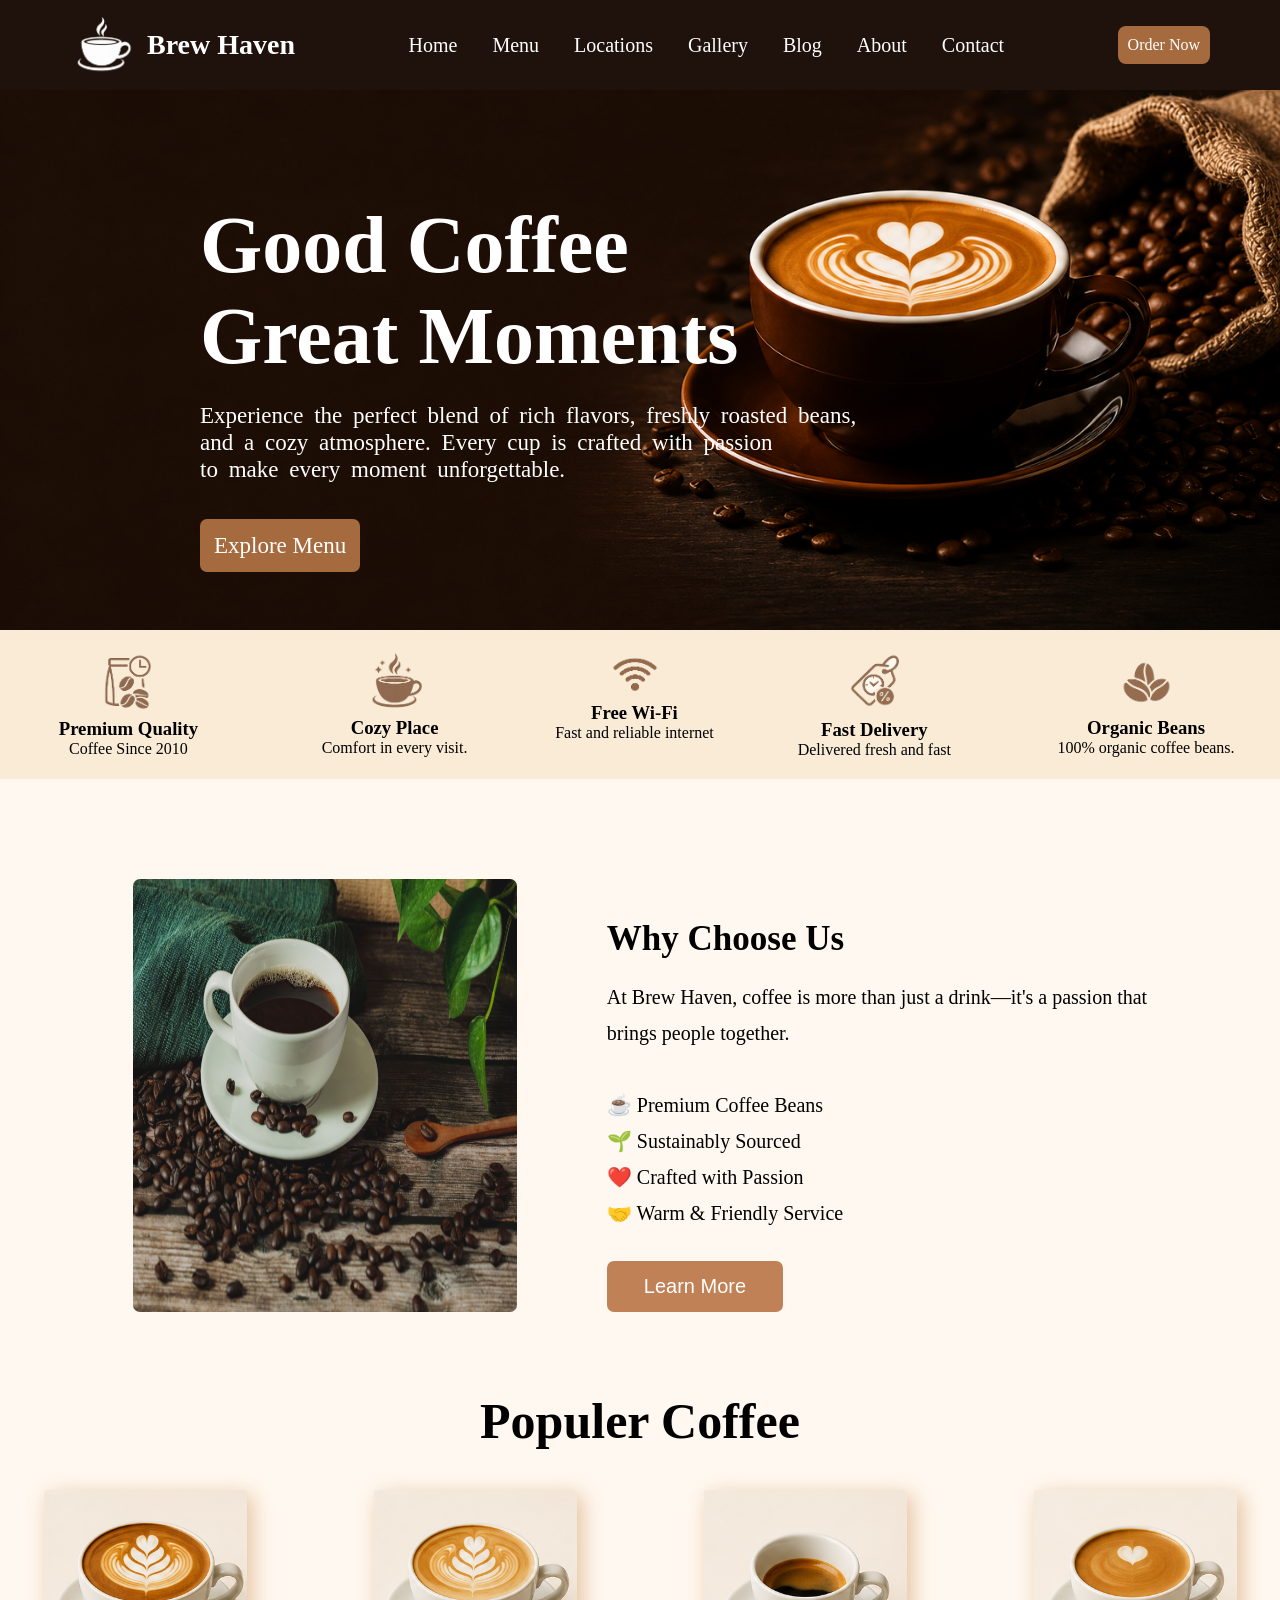
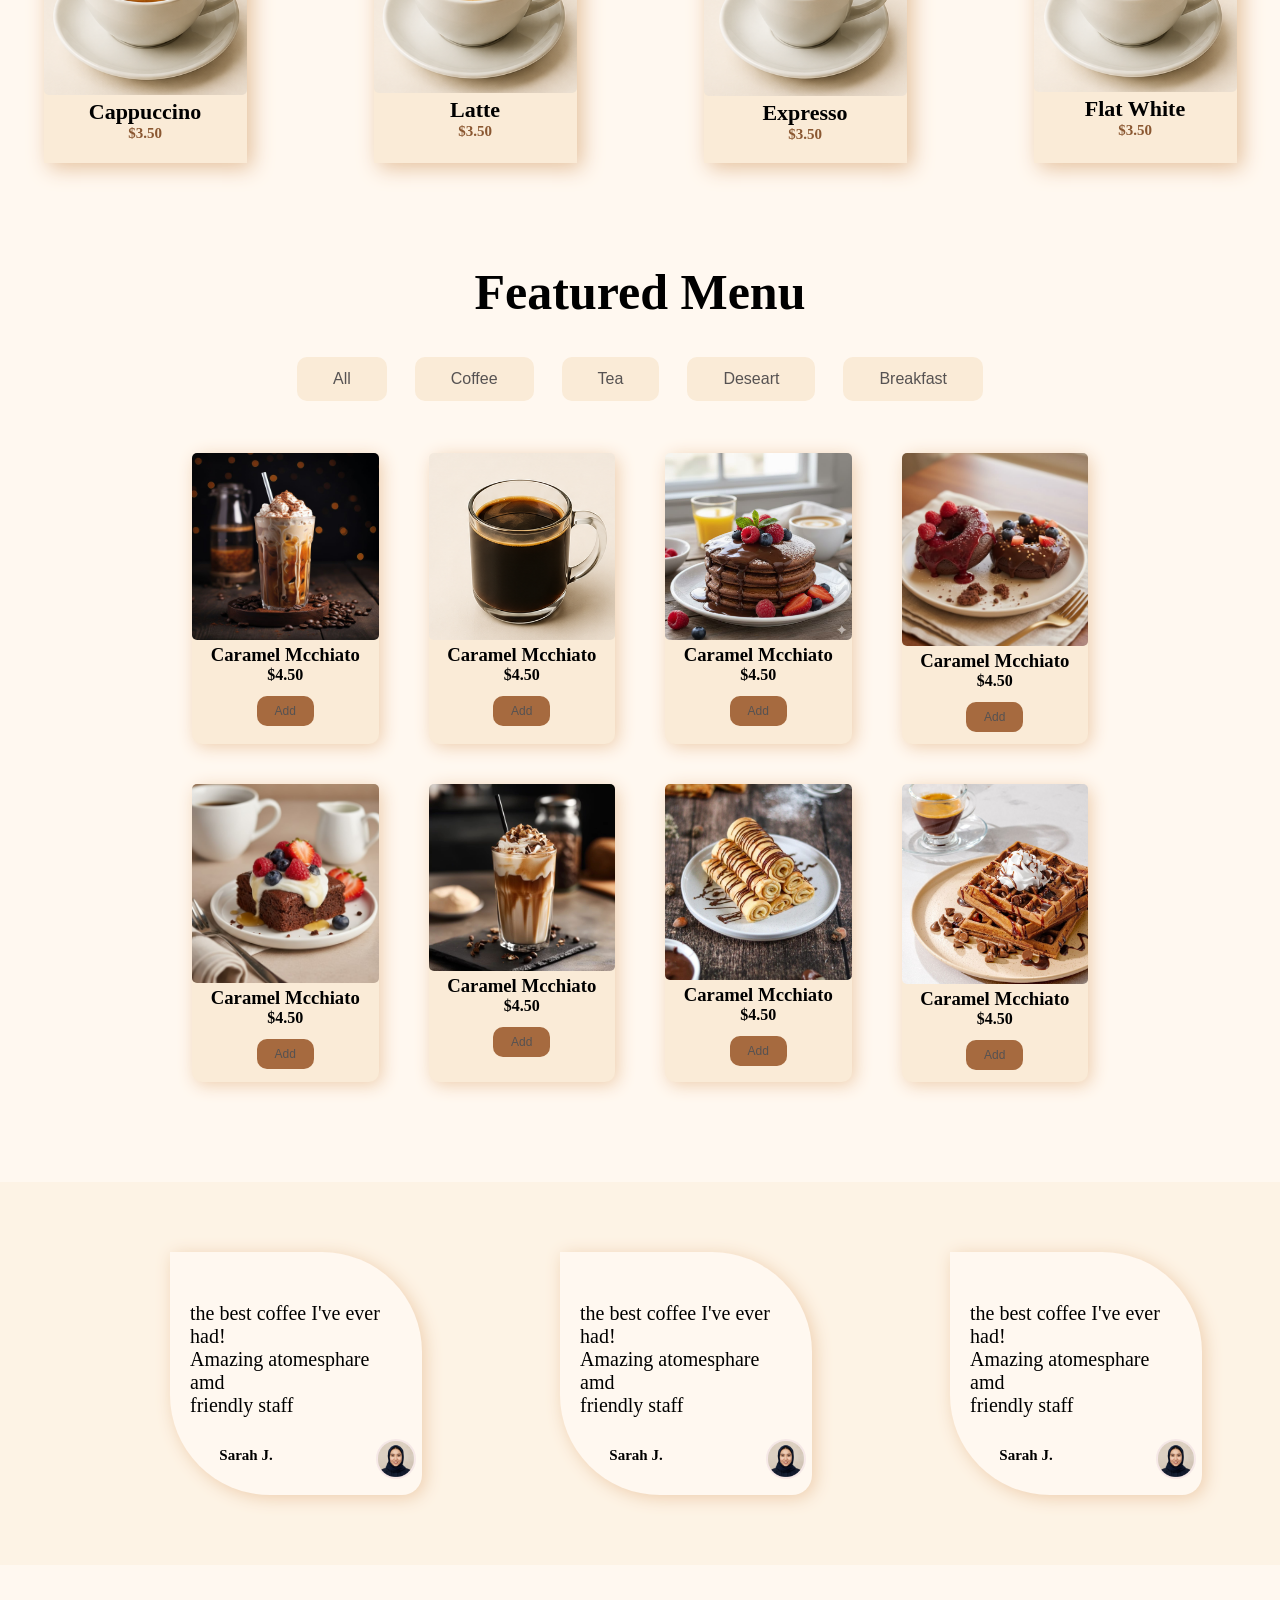
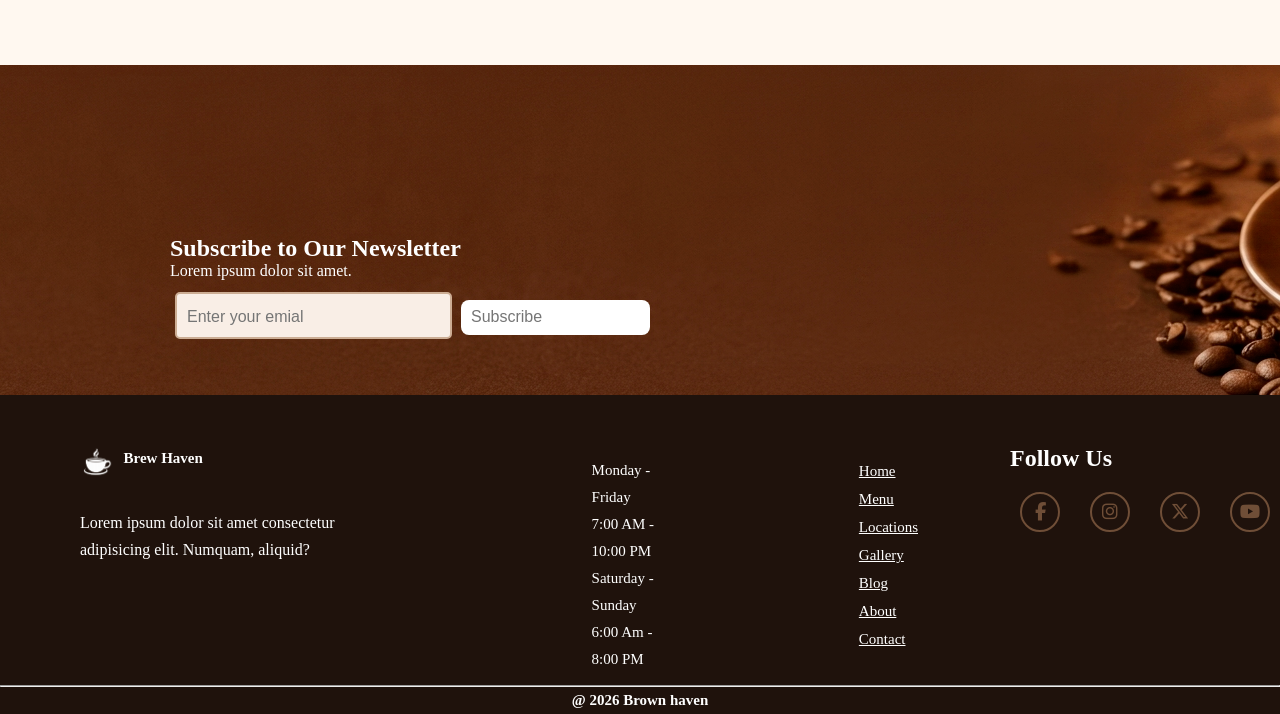
<file: index.html>
<!DOCTYPE html>
<html lang="en">
<head>
    <meta charset="UTF-8">
    <meta name="viewport" content="width=device-width, initial-scale=1.0">
    <title>MyCoffee Shop</title>
    <link rel="stylesheet" href="style.css">
    <link rel="stylesheet" href="https://cdnjs.cloudflare.com/ajax/libs/font-awesome/6.7.2/css/all.min.css">
</head>
<body>
    <header>
        <nav class="navbar">
            <!--Logo and the h1 -->
            <div class="logo">
                <img src="22img/logo.png" alt="logo">
                <h2>Brew Haven</h2>
            </div>

            <!--Navogation bar menus using ul list and also a class nav-links-->
            <ul class="nav-links">
                <li><a href="index.html">Home</a></li>
                <li><a href="menu.html">Menu</a></li>
                <li><a href="location.html">Locations</a></li>
                <li><a href="gallery.html">Gallery</a></li>
                <li><a href="blog.html">Blog</a></li>
                <li><a href="about.html">About</a></li>
                <li><a href="contact.html">Contact</a></li>

            </ul>
            <!--Button using a link and a calss order-btn -->
            <a href="#" class="order-btn"> Order Now</a>
        </nav>
    </header>
   <section class="hero">
    <h1>Good Coffee <br> Great Moments</h1>
    <p>Experience the perfect blend of rich flavors, freshly roasted beans, <br>and a cozy atmosphere. Every cup is crafted with passion <br> to make every moment unforgettable.</p>
     
             <a href="menu.html " class="btnn"> Explore Menu</a> 
      
   </section>
   <div class="icon-box">
    <div class="cards">
        <div class="card">
            <img src="icon/icon8.png" alt="">
            <h3>Premium Quality</h3>
            <p>Coffee Since 2010</p>
        </div>

        <div class="card">
            <img src="icon/icon7.png" alt="">
            <h3>Cozy Place</h3>
            <p>Comfort in every visit.</p>
        </div>

        <div class="card">
            <img src="icon/icon6.png" alt="">
            <h3>Free Wi-Fi</h3>
            <p>Fast and reliable internet</p>
        </div>

        <div class="card">
            <img src="icon/icon3.png" alt="">
            <h3>Fast Delivery</h3>
            <p>Delivered fresh and fast
            </p>
        </div>

        <div class="card">
            <img src="icon/icon1.png" alt="">
            <h3>Organic Beans</h3>
            <p>100% organic coffee beans.</p>
        </div>
    </div>
   </div>


   <main>
   <section class="home-section">
    
        <img src="22img/b.jpg" alt="">
    
    <div class="home-texts">
        <h3>Why Choose Us</h3>
        <p>At Brew Haven, coffee is more than just a drink—it's a passion that <br> brings people together.</p>
        <p>
            <br>
            ☕ Premium Coffee Beans <br>
           🌱 Sustainably Sourced <br>
           ❤️ Crafted with Passion <br>
           🤝 Warm & Friendly Service
        </p>
        <button class="home-btn">
            <a href="about.html">Learn More</a>
        </button>
    </div>
   </section>
   <div class="all">
    <h2>Populer Coffee</h2>
   <section class="popular-coffee">
      <div class="coffee">
            <img src="22img/cupp3.png" alt="">
            <h3>Cappuccino</h3>
            <h4>$3.50</h4>
      </div>

      <div class="coffee">
            <img src="22img/cupp2.png" alt="">
            <h3>Latte</h3>
            <h4>$3.50</h4>
      </div>

      <div class="coffee">
            <img src="22img/cupp5.png" alt="">
            <h3>Expresso</h3>
            <h4>$3.50</h4>
      </div>

      <div class="coffee">
            <img src="22img/cupp4.png" alt="">
            <h3>Flat White</h3>
            <h4>$3.50</h4>
      </div>
   </section>
   </div>
   <section class="featured-menu">
    <h2>Featured Menu</h2>
    <div class="buttons">
        <button>All</button>
        <button>Coffee</button>
        <button>Tea</button>
        <button>Deseart</button>
        <button>Breakfast</button>
    </div>
     <div class="menus">
        <div class="menu-card">
            <img src="22img/cup5.jpg" alt="">
    
            <h3>Caramel Mcchiato <br> </h3>
            <h4>$4.50</h4>
            <button>Add</button>
           
        </div>

         <div class="menu-card">
            <img src="22img/cupp1.png" alt="">
            <h3>Caramel Mcchiato</h3>
            <h4>$4.50</h4>
            <button>Add</button>
        </div>

         <div class="menu-card">
            <img src="img/d1.jpg" alt="">
            <h3>Caramel Mcchiato</h3>
            <h4>$4.50</h4>
            <button>Add</button>
        </div>

         <div class="menu-card">
            <img src="img/d2.jpg" alt="">
            <h3>Caramel Mcchiato</h3>
            <h4>$4.50</h4>
            <button>Add</button>
        </div>

         <div class="menu-card">
            <img src="img/d3.jpg" alt="">
            <h3>Caramel Mcchiato</h3>
            <h4>$4.50</h4>
            <button>Add</button>
        </div>

          <div class="menu-card">
            <img src="img/d4.jpg" alt="">
            <h3>Caramel Mcchiato</h3>
            <h4>$4.50</h4>
            <button>Add</button>
        </div>


          <div class="menu-card">
            <img src="img/d5.jpg" alt="">
            <h3>Caramel Mcchiato</h3>
            <h4>$4.50</h4>
            <button>Add</button>
        </div>

          <div class="menu-card">
            <img src="img/d6.jpg" alt="">
            <h3>Caramel Mcchiato</h3>
            <h4>$4.50</h4>
            <button>Add</button>
        </div>
     </div>
   </section>


   <section class="customer">
    <div class="review">
       
        <p>the best coffee I've ever had! <br> Amazing atomesphare amd <br> friendly staff</p>
        <h3> Sarah J.</h3>
         <img src="img/r1.jpg" alt="">
    </div>


     <div class="review">
       
        <p>the best coffee I've ever had! <br> Amazing atomesphare amd <br> friendly staff</p>
        <h3> Sarah J.</h3>
          <img src="img/r1.jpg" alt="">
    </div>

     <div class="review">
        
        <p>the best coffee I've ever had! <br> Amazing atomesphare amd <br> friendly staff</p>
        <h3> Sarah J.</h3>
         <img src="img/r1.jpg" alt="">
    </div>
   </section>

   <section class="newsletter">
    <div class="news-text">
       
        <h2>Subscribe to Our Newsletter</h2>
        <p>Lorem ipsum dolor sit amet.</p>
        <input type="email" placeholder="Enter your emial">
        <input type="submit form" placeholder="Subscribe">
    </div>
   </section>
   </main>

   <footer>
   <div class="footers">
    <div class="one-footer">
       <div class="f-logo">
        <img src="22img/logo.png" alt="">
        <h3>Brew Haven</h3>
       </div>

       <p>Lorem ipsum dolor sit amet consectetur <br> adipisicing elit. Numquam, aliquid?</p>

    </div>

      <div class="opening-h">
       <p>Monday - Friday <br> 7:00 AM - 10:00 PM</p> 
       <p>Saturday - Sunday <br> 6:00 Am - 8:00 PM</p>
    </div>

    <div class="links">
           <ul class="ul-footer">
                <li><a href="index.html">Home</a></li>
                <li><a href="menu.html">Menu</a></li>
                <li><a href="location.html">Locations</a></li>
                <li><a href="gallery.html">Gallery</a></li>
                <li><a href="blog.html">Blog</a></li>
                <li><a href="about.html">About</a></li>
                <li><a href="contact.html">Contact</a></li>
            </ul>
    </div>

  


    <div class="social">
    <h2>Follow Us</h2>

    <div class="f-icon">
    <a href="https://www.facebook.com/" target="_blank">
        <i class="fa-brands fa-facebook-f"></i>
    </a>

    <a href="https://www.instagram.com/" target="_blank">
        <i class="fa-brands fa-instagram"></i>
    </a>

    <a href="https://x.com/" target="_blank">
        <i class="fa-brands fa-x-twitter"></i>
    </a>

    <a href="https://www.youtube.com/" target="_blank">
        <i class="fa-brands fa-youtube"></i>
    </a>
</div>
    </div>
   </div>

   <hr>
   <h5>@ 2026 Brown haven</h5>
   </footer>




</body>
</html>
</file>
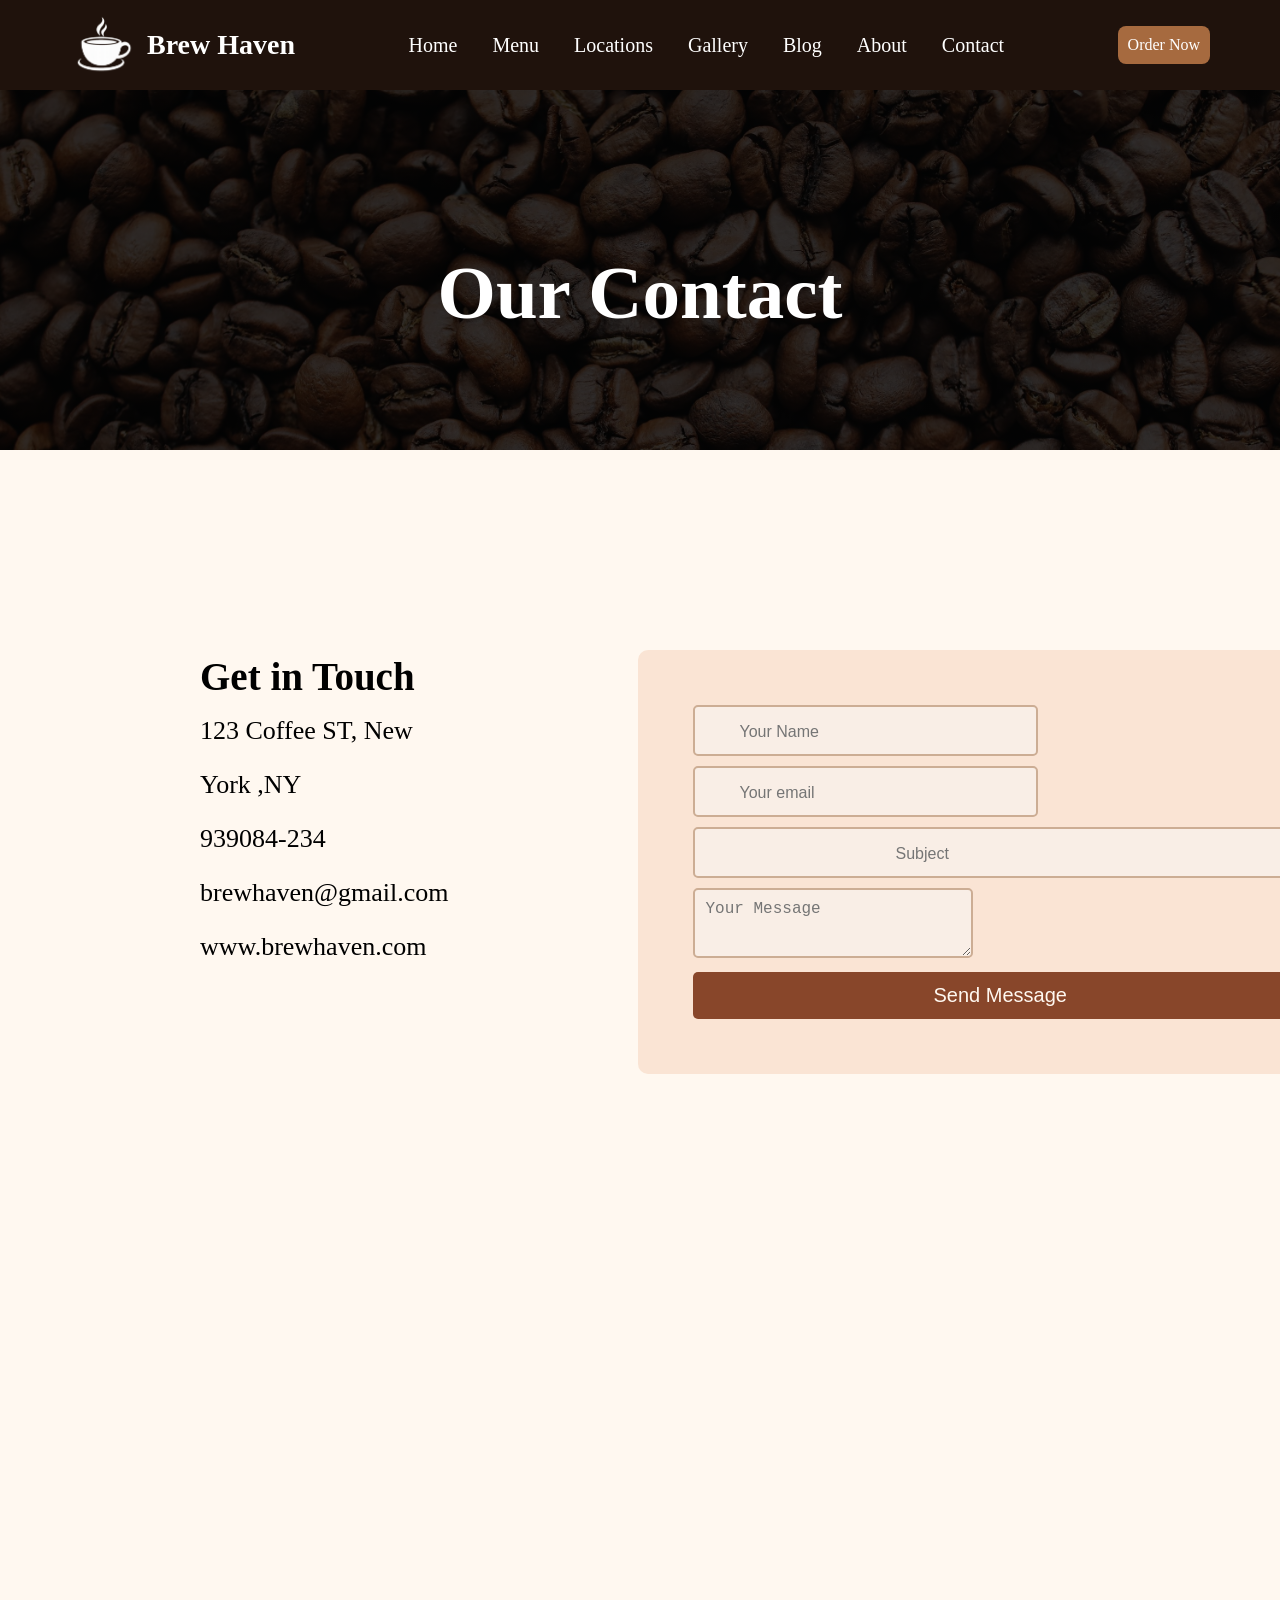
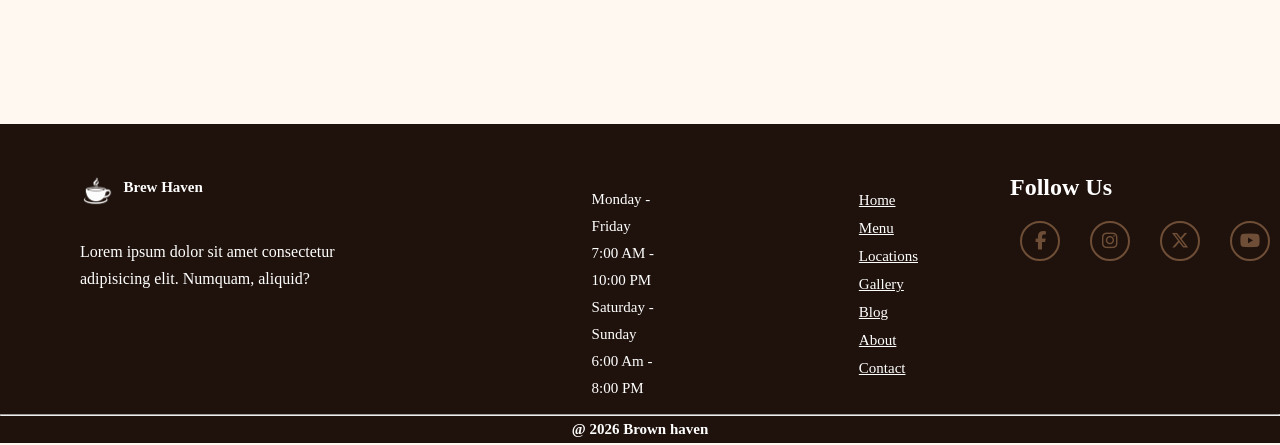
<file: contact.html>
<!DOCTYPE html>
<html lang="en">
<head>
    <meta charset="UTF-8">
    <meta name="viewport" content="width=device-width, initial-scale=1.0">
    <title>MyCoffee Shop</title>
    <link rel="stylesheet" href="style.css">
    <link rel="stylesheet" href="https://cdnjs.cloudflare.com/ajax/libs/font-awesome/6.7.2/css/all.min.css">
    
</head>
<body>
    <header>
        <nav class="navbar">
            <!--Logo and the h1 -->
            <div class="logo">
                <img src="22img/logo.png" alt="logo">
                <h2>Brew Haven</h2>
            </div>

            <!--Navogation bar menus using ul list and also a class nav-links-->
            <ul class="nav-links">
                <li><a href="index.html">Home</a></li>
                <li><a href="menu.html">Menu</a></li>
                <li><a href="location.html">Locations</a></li>
                <li><a href="gallery.html">Gallery</a></li>
                <li><a href="blog.html">Blog</a></li>
                <li><a href="about.html">About</a></li>
                <li><a href="contact.html">Contact</a></li>

            </ul>
            <!--Button using a link and a calss order-btn -->
            <a href="#" class="order-btn"> Order Now</a>
        </nav>
    </header>
    <section class="contact-hero">
        <h1>Our Contact</h1>
    </section>

      <section class="contact">
        <div class="information">
             <h2>Get in Touch</h2>
             <p>123 Coffee ST, New York ,NY</p>
             <p>939084-234</p>
             <p>brewhaven@gmail.com</p>
             <p>www.brewhaven.com </p>
             <div class="social">
                
             </div>  
        </div>

        <div class="form">
            <div class="text-form">
            <input type="text" placeholder="Your Name">
            <input type="email" placeholder="Your email">
            </div>
            <div class="sub"><input type="text" placeholder="Subject"></div>
            
            <div class="textarea"><textarea row="5" placeholder="Your Message"></textarea></div>
           <button>Send Message</button>
        </div>
      </section>

   <div class="map">
    <iframe
        src="https://www.google.com/maps?q=Times+Square,+New+York,+NY&output=embed"
        width="100%"
        height="450"
        style="border:0;"
        loading="lazy"
        allowfullscreen=""
        referrerpolicy="no-referrer-when-downgrade">
    </iframe>
</div>



        <footer>
   <div class="footers">
    <div class="one-footer">
       <div class="f-logo">
        <img src="22img/logo.png" alt="">
        <h3>Brew Haven</h3>
       </div>

       <p>Lorem ipsum dolor sit amet consectetur <br> adipisicing elit. Numquam, aliquid?</p>

    </div>


      <div class="opening-h">
       <p>Monday - Friday <br> 7:00 AM - 10:00 PM</p> 
       <p>Saturday - Sunday <br> 6:00 Am - 8:00 PM</p>
    </div>

    <div class="links">
           <ul class="ul-footer">
                <li><a href="index.html">Home</a></li>
                <li><a href="menu.html">Menu</a></li>
                <li><a href="location.html">Locations</a></li>
                <li><a href="gallery.html">Gallery</a></li>
                <li><a href="blog.html">Blog</a></li>
                <li><a href="about.html">About</a></li>
                <li><a href="contact.html">Contact</a></li>
            </ul>
    </div>

  


    <div class="social">
    <h2>Follow Us</h2>

    <div class="f-icon">
    <a href="https://www.facebook.com/" target="_blank">
        <i class="fa-brands fa-facebook-f"></i>
    </a>

    <a href="https://www.instagram.com/" target="_blank">
        <i class="fa-brands fa-instagram"></i>
    </a>

    <a href="https://x.com/" target="_blank">
        <i class="fa-brands fa-x-twitter"></i>
    </a>

    <a href="https://www.youtube.com/" target="_blank">
        <i class="fa-brands fa-youtube"></i>
    </a>
</div>
    </div>
   </div>

   <hr>
   <h5>@ 2026 Brown haven</h5>
   </footer>
</body>
</html>
</file>
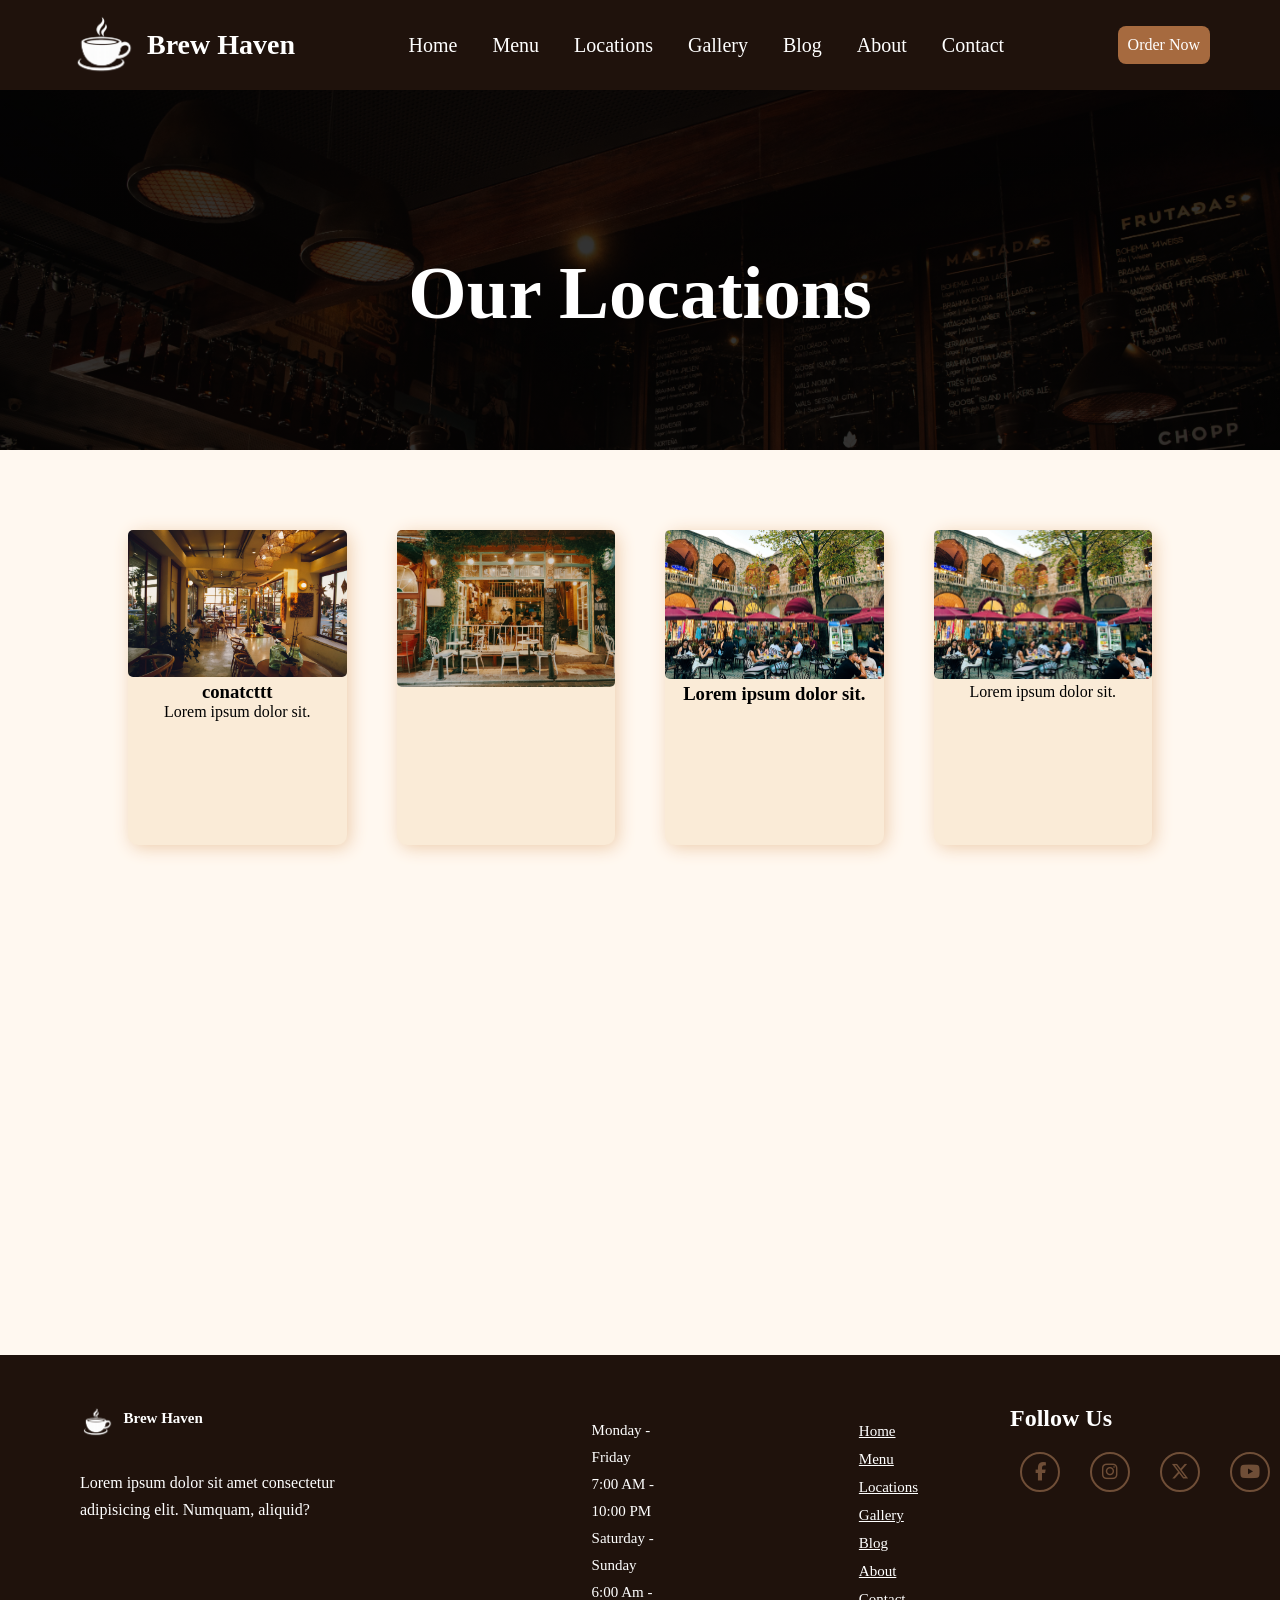
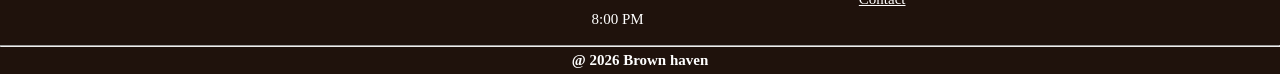
<file: location.html>
<!DOCTYPE html>
<html lang="en">
<head>
    <meta charset="UTF-8">
    <meta name="viewport" content="width=device-width, initial-scale=1.0">
    <title>MyCoffee Shop</title>
    <link rel="stylesheet" href="style.css">
    <link rel="stylesheet" href="https://cdnjs.cloudflare.com/ajax/libs/font-awesome/6.7.2/css/all.min.css">
</head>
<body>
    <header>
        <nav class="navbar">
            <!--Logo and the h1 -->
            <div class="logo">
                 <img src="22img/logo.png" alt="logo">
                <h2>Brew Haven</h2>
            </div>

            <!--Navogation bar menus using ul list and also a class nav-links-->
            <ul class="nav-links">
                <li><a href="index.html">Home</a></li>
                <li><a href="menu.html">Menu</a></li>
                <li><a href="location.html">Locations</a></li>
                <li><a href="gallery.html">Gallery</a></li>
                <li><a href="blog.html">Blog</a></li>
                <li><a href="about.html">About</a></li>
                <li><a href="contact.html">Contact</a></li>

            </ul>
            <!--Button using a link and a calss order-btn -->
            <a href="#" class="order-btn"> Order Now</a>
        </nav>
    </header>


    <section class="location-hero">
        <h1>Our Locations</h1>
    </section>
  
    <section class="locations">
        <div class="location-cards">
            <img src="22img/L3.jpg" alt="">
            <h3>conatcttt</h3>
            <p style="font-size: 15px,  ;">Lorem ipsum dolor sit.</p>
        </div>

         <div class="location-cards">
            <img src="22img/L4.jpg" alt="">
            <h3></h3>
            <p></p>
        </div>

         <div class="location-cards">
            <img src="22img/L5.jpg" alt="">
            <h3>Lorem ipsum dolor sit.</h3>
            <p></p>
        </div>

         <div class="location-cards">
            <img src="22img/L5.jpg" alt="">
            <h3></h3>
            <p>Lorem ipsum dolor sit.</p>
        </div>
    </section>


    <div class="map">
    <iframe
        src="https://www.google.com/maps?q=Times+Square,+New+York,+NY&output=embed"
        width="100%"
        height="450"
        style="border:0;"
        loading="lazy"
        allowfullscreen=""
        referrerpolicy="no-referrer-when-downgrade">
    </iframe>
    </div>


     <footer>
   <div class="footers">
    <div class="one-footer">
       <div class="f-logo">
        <img src="22img/logo.png" alt="">
        <h3>Brew Haven</h3>
       </div>

       <p>Lorem ipsum dolor sit amet consectetur <br> adipisicing elit. Numquam, aliquid?</p>

    </div>

      <div class="opening-h">
       <p>Monday - Friday <br> 7:00 AM - 10:00 PM</p> 
       <p>Saturday - Sunday <br> 6:00 Am - 8:00 PM</p>
    </div>

    <div class="links">
           <ul class="ul-footer">
                <li><a href="index.html">Home</a></li>
                <li><a href="menu.html">Menu</a></li>
                <li><a href="location.html">Locations</a></li>
                <li><a href="gallery.html">Gallery</a></li>
                <li><a href="blog.html">Blog</a></li>
                <li><a href="about.html">About</a></li>
                <li><a href="contact.html">Contact</a></li>
            </ul>
    </div>
    

    <div class="social">
    <h2>Follow Us</h2>

    <div class="f-icon">
    <a href="https://www.facebook.com/" target="_blank">
        <i class="fa-brands fa-facebook-f"></i>
    </a>

    <a href="https://www.instagram.com/" target="_blank">
        <i class="fa-brands fa-instagram"></i>
    </a>

    <a href="https://x.com/" target="_blank">
        <i class="fa-brands fa-x-twitter"></i>
    </a>

    <a href="https://www.youtube.com/" target="_blank">
        <i class="fa-brands fa-youtube"></i>
    </a>
</div>
    </div>
   </div>

   <hr>
   <h5>@ 2026 Brown haven</h5>
   </footer>
</body>
</html>
</file>
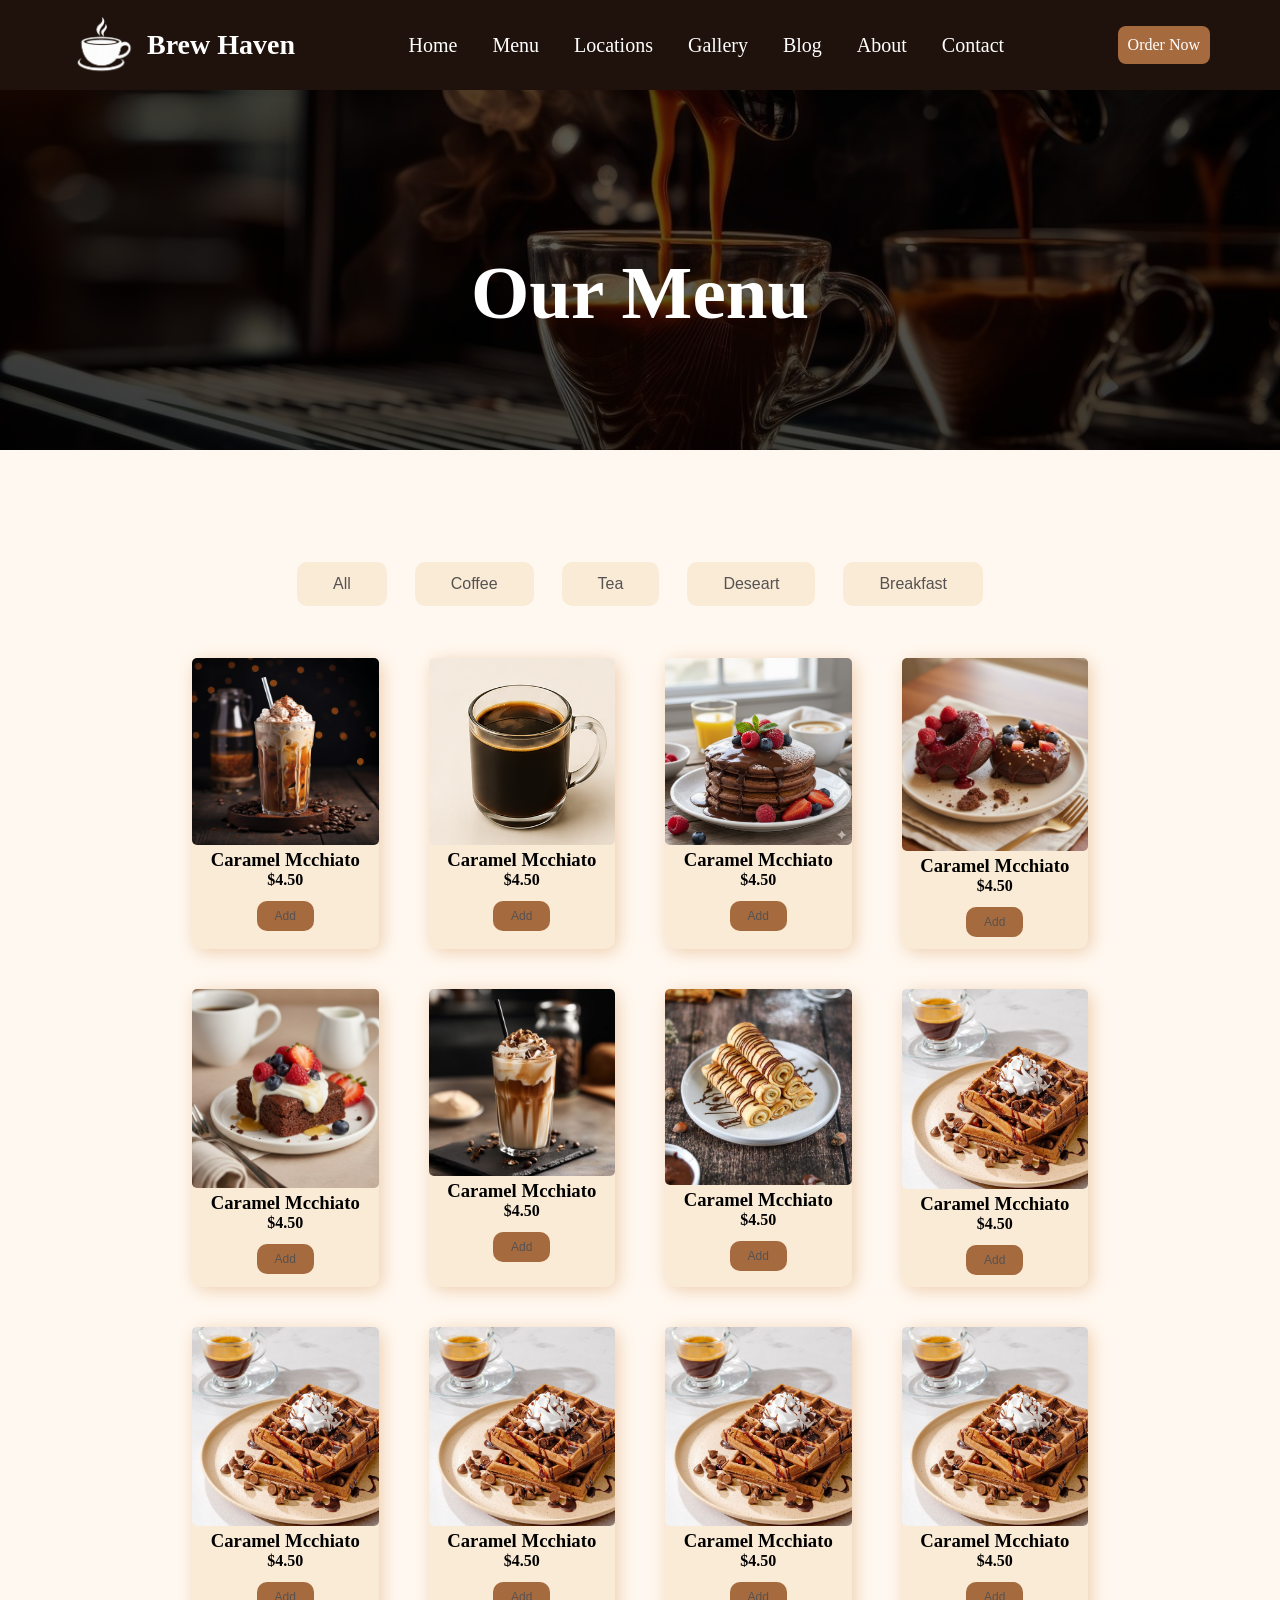
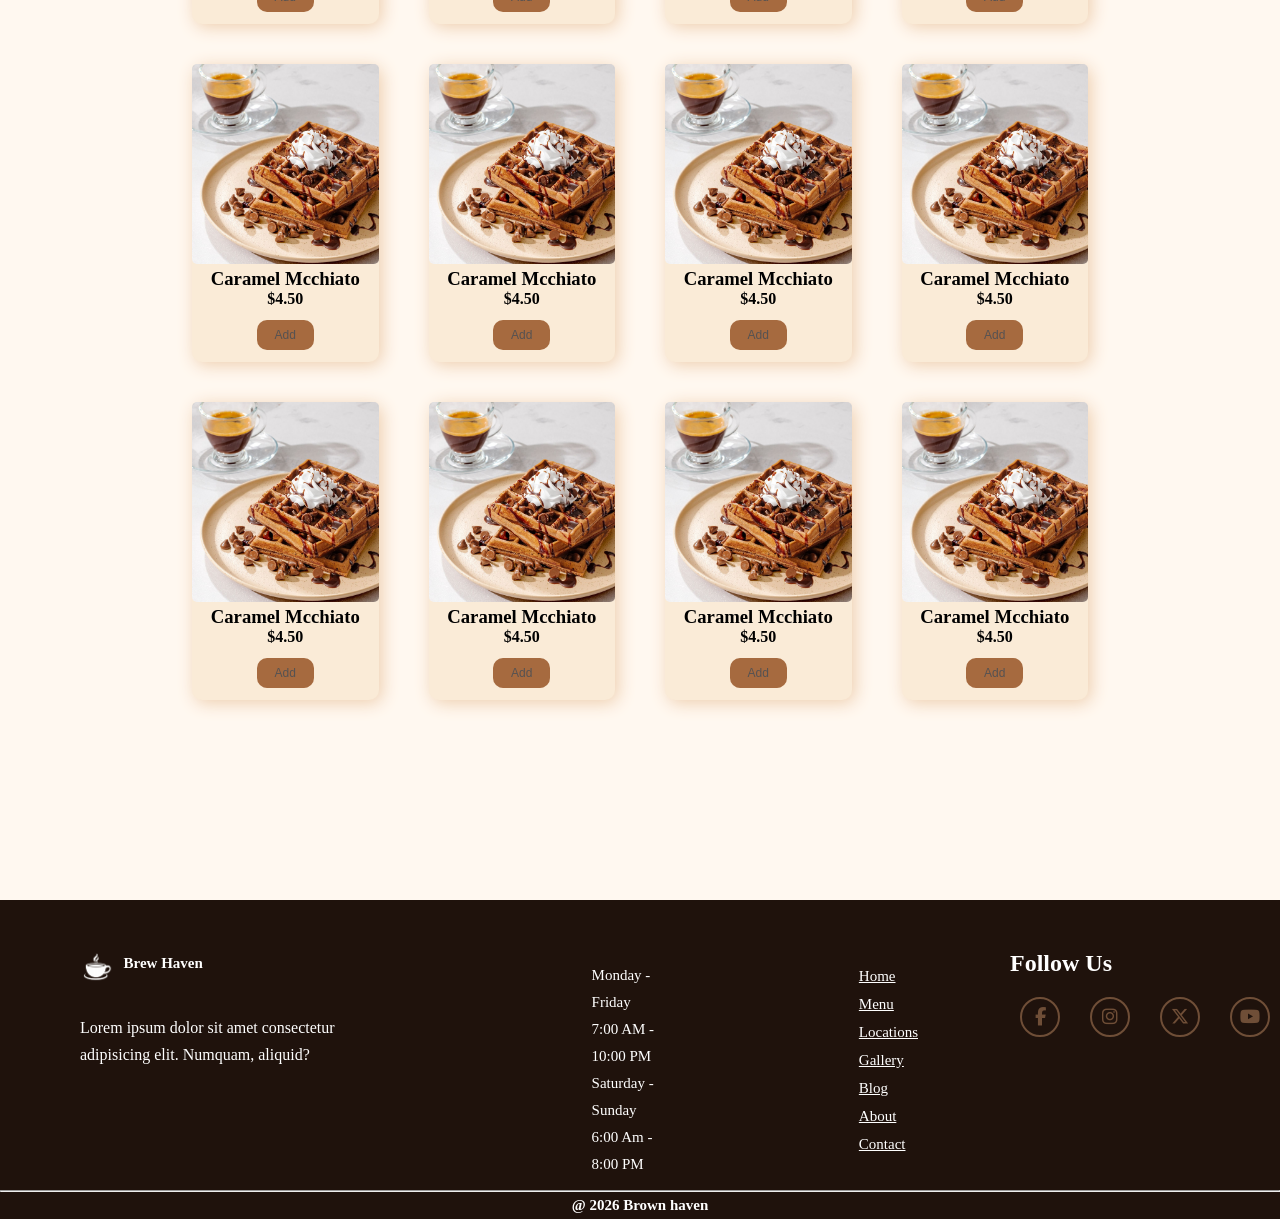
<file: menu.html>
<!DOCTYPE html>
<html lang="en">
<head>
    <meta charset="UTF-8">
    <meta name="viewport" content="width=device-width, initial-scale=1.0">
    <title>MyCoffee Shop</title>
    <link rel="stylesheet" href="style.css">
    <link rel="stylesheet" href="https://cdnjs.cloudflare.com/ajax/libs/font-awesome/6.7.2/css/all.min.css">
</head>
<body>
    <header>
        <nav class="navbar">
            <!--Logo and the h1 -->
            <div class="logo">
                 <img src="22img/logo.png" alt="logo">
                <h2>Brew Haven</h2>
            </div>

            <!--Navogation bar menus using ul list and also a class nav-links-->
            <ul class="nav-links">
                <li><a href="index.html">Home</a></li>
                <li><a href="menu.html">Menu</a></li>
                <li><a href="location.html">Locations</a></li>
                <li><a href="gallery.html">Gallery</a></li>
                <li><a href="blog.html">Blog</a></li>
                <li><a href="about.html">About</a></li>
                <li><a href="contact.html">Contact</a></li>

            </ul>
            <!--Button using a link and a calss order-btn -->
            <a href="#" class="order-btn"> Order Now</a>
        </nav>
    </header>

            
    <section class="menu-hero">
        <h1>Our Menu</h1>
    </section>
    
     <section class="featured-menu">
   
    <div class="buttons">
        <button>All</button>
        <button>Coffee</button>
        <button>Tea</button>
        <button>Deseart</button>
        <button>Breakfast</button>
    </div>
     <div class="menus">
        <div class="menu-card">
            <img src="22img/cup5.jpg" alt="">
    
            <h3>Caramel Mcchiato <br> </h3>
            <h4>$4.50</h4>
            <button>Add</button>
           
        </div>

         <div class="menu-card">
            <img src="22img/cupp1.png" alt="">
            <h3>Caramel Mcchiato</h3>
            <h4>$4.50</h4>
            <button>Add</button>
        </div>

         <div class="menu-card">
            <img src="img/d1.jpg" alt="">
            <h3>Caramel Mcchiato</h3>
            <h4>$4.50</h4>
            <button>Add</button>
        </div>

         <div class="menu-card">
            <img src="img/d2.jpg" alt="">
            <h3>Caramel Mcchiato</h3>
            <h4>$4.50</h4>
            <button>Add</button>
        </div>

         <div class="menu-card">
            <img src="img/d3.jpg" alt="">
            <h3>Caramel Mcchiato</h3>
            <h4>$4.50</h4>
            <button>Add</button>
        </div>

          <div class="menu-card">
            <img src="img/d4.jpg" alt="">
            <h3>Caramel Mcchiato</h3>
            <h4>$4.50</h4>
            <button>Add</button>
        </div>


          <div class="menu-card">
            <img src="img/d5.jpg" alt="">
            <h3>Caramel Mcchiato</h3>
            <h4>$4.50</h4>
            <button>Add</button>
        </div>

          <div class="menu-card">
            <img src="img/d6.jpg" alt="">
            <h3>Caramel Mcchiato</h3>
            <h4>$4.50</h4>
            <button>Add</button>
        </div>


         <div class="menu-card">
            <img src="img/d6.jpg" alt="">
            <h3>Caramel Mcchiato</h3>
            <h4>$4.50</h4>
            <button>Add</button>
        </div>


         <div class="menu-card">
            <img src="img/d6.jpg" alt="">
            <h3>Caramel Mcchiato</h3>
            <h4>$4.50</h4>
            <button>Add</button>
        </div>

         <div class="menu-card">
            <img src="img/d6.jpg" alt="">
            <h3>Caramel Mcchiato</h3>
            <h4>$4.50</h4>
            <button>Add</button>
        </div>

         <div class="menu-card">
            <img src="img/d6.jpg" alt="">
            <h3>Caramel Mcchiato</h3>
            <h4>$4.50</h4>
            <button>Add</button>
        </div>

         <div class="menu-card">
            <img src="img/d6.jpg" alt="">
            <h3>Caramel Mcchiato</h3>
            <h4>$4.50</h4>
            <button>Add</button>
        </div>

         <div class="menu-card">
            <img src="img/d6.jpg" alt="">
            <h3>Caramel Mcchiato</h3>
            <h4>$4.50</h4>
            <button>Add</button>
        </div>


         <div class="menu-card">
            <img src="img/d6.jpg" alt="">
            <h3>Caramel Mcchiato</h3>
            <h4>$4.50</h4>
            <button>Add</button>
        </div>

         <div class="menu-card">
            <img src="img/d6.jpg" alt="">
            <h3>Caramel Mcchiato</h3>
            <h4>$4.50</h4>
            <button>Add</button>
        </div>

         <div class="menu-card">
            <img src="img/d6.jpg" alt="">
            <h3>Caramel Mcchiato</h3>
            <h4>$4.50</h4>
            <button>Add</button>
        </div>

         <div class="menu-card">
            <img src="img/d6.jpg" alt="">
            <h3>Caramel Mcchiato</h3>
            <h4>$4.50</h4>
            <button>Add</button>
        </div>

         <div class="menu-card">
            <img src="img/d6.jpg" alt="">
            <h3>Caramel Mcchiato</h3>
            <h4>$4.50</h4>
            <button>Add</button>
        </div>

         <div class="menu-card">
            <img src="img/d6.jpg" alt="">
            <h3>Caramel Mcchiato</h3>
            <h4>$4.50</h4>
            <button>Add</button>
        </div>
     </div>
   </section>

   <div class="blank">
   </div>




   <footer>
   <div class="footers">
    <div class="one-footer">
       <div class="f-logo">
        <img src="22img/logo.png" alt="">
        <h3>Brew Haven</h3>
       </div>

       <p>Lorem ipsum dolor sit amet consectetur <br> adipisicing elit. Numquam, aliquid?</p>

    </div>

      <div class="opening-h">
       <p>Monday - Friday <br> 7:00 AM - 10:00 PM</p> 
       <p>Saturday - Sunday <br> 6:00 Am - 8:00 PM</p>
    </div>

    <div class="links">
           <ul class="ul-footer">
                <li><a href="index.html">Home</a></li>
                <li><a href="menu.html">Menu</a></li>
                <li><a href="location.html">Locations</a></li>
                <li><a href="gallery.html">Gallery</a></li>
                <li><a href="blog.html">Blog</a></li>
                <li><a href="about.html">About</a></li>
                <li><a href="contact.html">Contact</a></li>
            </ul>
    </div>
 
  


    <div class="social">
    <h2>Follow Us</h2>

    <div class="f-icon">
    <a href="https://www.facebook.com/" target="_blank">
        <i class="fa-brands fa-facebook-f"></i>
    </a>

    <a href="https://www.instagram.com/" target="_blank">
        <i class="fa-brands fa-instagram"></i>
    </a>

    <a href="https://x.com/" target="_blank">
        <i class="fa-brands fa-x-twitter"></i>
    </a>

    <a href="https://www.youtube.com/" target="_blank">
        <i class="fa-brands fa-youtube"></i>
    </a>
</div>
    </div>
   </div>

   <hr>
   <h5>@ 2026 Brown haven</h5>
   </footer>
</body>
</html>
</file>
<file: style.css>
*
{
    margin: 0;
    padding: 0;
    box-sizing: border-box;
}

body
{
    background-color: #FFF8F0;

}
/*Navbar there is a header inside the it a nav with a class 
(navbar) a div for img logo and a h2 so then a ul with class(nav-links) inside navigation bar or menu
and lastly a link a with class (order-btn) for button   */
.navbar
{
    width: 100%;
    height:90px;
    background: #1f120c;
    display: flex;
    justify-content: space-between;
    align-items: center;
    padding: 0 70px;
    position:fixed;
    z-index: 1000;
    
}

.logo
{
    display: flex;
    align-items: center;
    justify-content: center;
    gap: 10px;
}
.logo img
{
    width: 67px;
}
.logo h2
{
    color: white;
    font-size: 28px;
    font-weight: 600;

}
.nav-links
{
    display: flex;
    list-style: none;
    gap: 35px;
}

.nav-links a
{
    text-decoration: none;
    color: white;
    font-size: 20px;
    transition: .3s;
}

.nav-links a:hover
{
    color: #d4a373;
}
.order-btn
{
    text-decoration: none;
    background-color: #a66a3f;
    color:white;
    border-radius: 8px;
    transition: .3s;
    padding: 10px;
    font-size: 16px;
}
.order-btn:hover
{
    background: #8a5731;
}

/* it is the first section (hero) 
here used only a h1 and  a p and a button link */

.hero
{
   background-image: url(22img/bg1.png); 
   background-position: ;
   background-repeat: no-repeat;
   background-size:cover;
   width: 100%;
   height: 70vh;
   padding-top: 90px;
   padding-left: 200px;
   padding-top: 200px;
}
.hero h1
{
   font-size: 80px;
   color: white;
}

.hero p
{
  color: white;
  margin-bottom: 50px;
  line-height: 3vh;
  margin-top: 20px;
  font-size: 23px;
  word-spacing: 5px;
}
.btnn 
{
   font-size: 23px;
   color: white;
   border-radius: 7px;
   padding: 14px;
   background:#A66A3F ;
    

}

.btnn:hover
{
  background: #bf8155;
}

.hero a 
{
   text-decoration: none; 
  
  
}

/*  icon-box  
here is div class (cards)  
and another div class (card) 
inside the card are a img , h3 and p 
so overall inside the cards there is 
4 card */

.icon-box
{
  background-color: antiquewhite;
  
}

.cards
{
    display: flex;
    gap:10px;
    justify-content: center;
    
    
}
.card
{
    padding: 20px;
    justify-content: center;
    align-items: center;
    text-align: center;

}
.card h3 
{
   padding: 0;
   
}
.card p
{
    padding: 0;
    
}
.card img
{
    width: 30%;
    opacity: 0.7;
    transition: .10s;

}
.card img:hover
{
     transform: translateY(-10px);
    
}

/* Main s
section class (home-section) 
 on the left side an img
 and rigth side the text (h3 and p)
 and a button class(home-btn) link */

.main
{
    background-color: #FFF8F0;
}
.home-section
{
    display: flex;
    margin-top: 100px;
    justify-content: center;
    gap: 90px;
}
.home-section img
{
    width: 30%;
    border-radius: 7px;

}
.home-section h3
{
    font-size: 35px;
    margin-bottom: 20px;
    margin-top: 40px;
}
.home-section p
{
    font-size: 20px;
    line-height: 4vh;
   
}
.home-btn
{
    background-color: #bf8155;
    padding:14px 20px;
    border-radius: 7px;
    border: none;
    margin-top: 30px;
    font-size: 20px;
    
}
.home-btn a
{
    text-decoration: none;
    color: white;
    padding: 17px;
}
.home-btn:hover
{
    background: #d4a373;

}

/* section class popular-coffee
ohhhhhhhhhhhhh god 
soo in this section the main section is popular-coffee
and inside  div class coffee
inside img , h3, h4 
so there is 4 div class coffee*/

.popular-coffee
{
    display: grid;
    grid-template-columns: repeat(4,2fr);
    gap: 10px;
    text-align: center;
    justify-content: center;
    margin-top: 40px;
    gap: 40px;

    
    
}

.all
{
    text-align: center;
    margin-top: 80px;
    
}
.all h2
{
    font-size: 50px;
    position: relative;
     transition: 0.3s;
}

.all h2:hover
{
    color: #8a5731;
}

.all h2:hover::after 
{
    content: "";
    width: 20%;
    height: 2px;
    background:#8a5731;
    position: absolute;
    bottom: -5px;
    left: 50%;
    transform: translateX(-50%);

}

.coffee
{
    background-color: antiquewhite;
    width: 70%;
    margin: 0 auto;
    box-shadow: 5px 5px 20px rgb(229, 193, 157);
    transition: 0.5s;
}

.coffee:hover
{
  transform:translateY(20px);
}
.coffee h3 
{
   font-size: 22px;
}
.coffee h4
{
    font-size: 15px;
    color: #8a5731;
    margin-bottom: 20px;
}
.coffee img
{
    object-fit: cover;
   width:100% ;
   border-radius: 5px;

}

/*featured menu 
in this section first we have a group of buttons
there is 5 buttons without link so 
 the button div class is buttons
 and then we have our menu div it is the main menu of menu-card div 
 so inside the menu-card is a img 
 h3, h4 and a button
 so there are 5 menu-card div*/

 .featured-menu
{
  
  text-align: center;
  margin-top: 100px;
}

 .featured-menu h2
 {
    font-size: 50px;
    margin-bottom: 24px;
 }

.buttons button
{
    background-color: antiquewhite;
    padding: 13px 36px;
    border: none;
    font-size: 16px;
    border-radius: 10px;
    margin: 12px;

}

.buttons button:hover
{
    background-color: #a66a3f;
    color:antiquewhite;
}
.menus
{
    margin: 0 auto;
    width:70%;
    display: grid;
    grid-template-columns: repeat(4,2fr);
    margin-top: 40px;
    gap: 2px;
    column-gap: 50px;
    row-gap: 40px;  

}
.menu-card
{
     background:  antiquewhite;
     border-radius: 10px;
     box-shadow: 3px 3px 17px rgb(238, 206, 174);
     transition:0.5s ;
    
}
.menu-card:hover
{
    transform: translateY(12px);
}

.menu-card img
{
   width:100%;
   object-fit: cover;
    border-radius: 5px;
}
.menu-card button
{
    background-color:  #a66a3f;
    padding: 8px 18px;
    border: none;
    font-size: 12px;
    border-radius: 10px;
    margin: 12px;

}
.menu-card button:hover
{
    background-color: #d4a373;
    color:antiquewhite;
}

/*customer section
here is a div class (review) inside this section
so we have 3 review div 
inside each p, h3 and img */

.customer
{
    display: grid;
    grid-template-columns: repeat(3,1fr);
    gap:30px;
    margin-top: 100px;
    justify-content: center;
    text-align: center;
    background-color: rgb(253, 243, 229);
    padding: 70px;
   
    
}
.review
{
   background-color: #FFF8F0;
   width:70%;
   height: 27vh;
   border-radius:0  100px 20px;
    margin-left: 100px;
    box-shadow: 3px 3px 17px rgb(238, 206, 174);
    opacity: 1;
}

.review:hover
{
    background-color: #fffdfb;;
}
.review img
{
    
    width: 16%;
    justify-content:center;
    border-radius: 50%;
    margin-left: 200px;
    
}
.review h3
{
    font-size: 15px;
    margin-top: 20px;
    margin-bottom: -25px;
    margin-right: 100px;
}
.review p
{
    font-size: 20px;
    margin-bottom: 30px;
    margin-top: 50px;
    text-align: start;
    padding: 0 20px;
}

/*newsletter 
inside this section here is a div class (news-text)
so inside the news-text here is a h2, p and two input 
and done */ 

.newsletter
{
   margin-top: 100px;
   background-image: url(22img/bgg1.png);
   background-repeat: no-repeat;
   margin-bottom: -10px;

   width: 100%;
   height: 15vh;
   color: white;
   padding: 170px;
}

.news-text h2 
{
    color: white;
}
input[type="email"] 
{
    background-color:white ;
    padding: 10px 60px;
    border:none;
    border-radius: 8px;
    margin-top: 20px;
}

input[type="submit form"]
{
  background-color:white ;
    padding: 10px 10px;
    border:none;
    border-radius: 8px;
    margin-top: 20px;
}
input:hover
{
    background-color: #a66a3f;
    
}
input::placeholder
{
  text-align: start;
}


/*Footerrrrr
ohhhhh finallyyy
*/

footer
{
   background-color: #1f120c;
   color: white;
    line-height: 3vh;

   
  
}
footer h5
{
    text-align: center;
    font-size: 15px;
  
}
.footers
{
    display: flex;
    gap: 80px;
    background-color: #1f120c;
    color: white;
    padding-top: 50px;
    
}
.one-footer
{
   margin-left: 80px ;
}

.f-logo
{
    display: flex;
    gap: 10px;
    margin-bottom: 30px;
}
.f-logo img
{
    width: 8%;
    justify-content: center;
    align-items: center;
}
.f-logo h3
{
    font-size: 15px;
   

}

/* footer second 
links*/

.links
{
    color: white;
     padding: 12px;
}
.ul-footer a
{
    color: white;
    
    font-size: 15px;
   
}
.ul-footer
{
   list-style: none;

}

.ul-footer a:hover
{
    background-color: antiquewhite;
    color: black;
   

}

/*opening-h */
.opening-h
{
    font-size: 15px;
    padding: 12px;
    margin-right: 80px;
}
.f-icon {
    display: flex;
    gap: 10px;
    margin-top: 10px;
}

.f-icon a {
    width: 40px;
    height: 40px;
    border: 2px solid #6F4E37;
    color: #6F4E37;
    border-radius: 50%;
    text-decoration: none;
    font-size: 18px;
    transition: .3s;
     display: flex;
    justify-content: center;
    align-items: center;
    gap: 20px;
    margin: 10px;
}

.f-icon a:hover{
    background: #6F4E37;
    color: white;
    transform: translateY(-5px);
}
/* About Page
hero-about section
*/
.hero-about
{
   background-image:  radial-gradient(circle, rgba(0,0,0,0.2), rgba(0,0,0,0.8)),url(22img/n1.jpg); 
   background-position:top ;
   background-repeat: no-repeat;
   background-size:cover;
   width: 100%;
   height: 50vh;
   padding-top: 250px; 
  
 
}
.hero-about h1
{
    color: white;
    text-align: center;
    font-size: 50px;
    align-items: center;
    justify-content: center;
    
}

/* */

.our-story
{
    display: flex;
    justify-content: center;
    padding: 40px;
    gap: 80px;
    margin-top: 40px;

}

.story-text
{
    line-height: 3vh;
}
.story-text h3
{
    font-size: 54px;
    margin-bottom: 26px;
    margin-top: 20px;
}
.story-text p
{
    font-size: 27px;
    line-height: 5vh;
}
.story-text button
{
    background-color:  #a66a3f;
    padding: 12px 27px;
    border: none;
    font-size: 19px;
    border-radius: 10px;
    margin-top: 50px;

}
.story-text button:hover
{
    background-color: #d4a373;
    color:antiquewhite;
}



.our-story img
{
  width: 36%;
  border-radius: 8px;
   
}

/*about-goal  background-color: #fffdfb;;
 */

.about-goal
{
    display: grid;
    grid-template-columns: repeat(3,1fr);
    justify-content: center;
    align-items: center;
    padding: 40px;
    text-align: center;
    margin-bottom: 100px;
    margin-top: 100px;
   background-image:  linear-gradient(rgba(0,0,0,0.7), rgba(0,0,0,0.7)),url(22img/b.jpg);
   background-repeat:no-repeat;
   width: 100%;
   height: 40vh;
   color: white;
   background-attachment:scroll;
    
}
.about-goal p
{
    font-size:20px ;
    margin-top: 10px;
}
.about-goal h3
{
    font-size: 30px;
}

/*contact page */
.contact-hero
{
   background-image:  radial-gradient( rgba(0,0,0,0.8), rgba(0,0,0,0.8)),url(22img/been.jpg); 
   background-position:bottom;
   background-repeat: no-repeat;
   background-size:cover;
   width: 100%;
   height: 50vh;
   padding-top: 250px; 
   color: white;
   text-align: center;
   font-size:50px ; 
}
.contact
{
    padding: 200px;
    display: flex;
    gap: 50px;
}

.form
{
   margin-left: 140px;
   background-color: #f9e1cece ;
   border-radius: 10px;
   padding: 50px;
}
input[type="text"],textarea,input[type="email"]
{
    background-color: #f9eee6;
    border: 2px solid #ccad94;
    border-radius: 5px;
    padding: 10px;
    margin: 5px;
    font-size: 20px;
}

.text-form input,button
{
   padding: 12px 44px;
   color: rgb(86, 82, 82);

}
::placeholder
{
    text-align: start;
    font-size: 16px;
}
.sub input
{
   padding: 12px 200px; 
   
}
.form button
{
   padding: 12px 240px;  
   background-color: #88462a;
   border: none;
    border-radius: 5px;
    margin: 5px;
    font-size: 20px;
    color: #FFF8F0;

}
.form button:hover
{
  background-color: #f9eee6;
  color: #a09895;
}
/* */
.information
{
    font-size: 26px;
    line-height: 6vh;
}

.map {
    width: 100%;
    height: 450px;
    border-radius: 15px;
    overflow: hidden;
}

.map iframe {
    width: 100%;
    height: 100%;
    border: none;
}

/*menu page
section menu-hero 
inside a h1  */
.menu-hero
{
   background-image:  radial-gradient( rgba(0,0,0,0.6), rgba(0,0,0,0.8)),url(22img/6.jpg); 
   background-position:bottom;
   background-repeat: no-repeat;
   background-size:cover;
   width: 100%;
   height: 50vh;
   padding-top: 250px; 
   color: white;
   text-align: center;
   font-size:50px ;
}
.blank
{
    background-color:  #FFF8F0;
    width: 100%;
    padding: 100px;
}

/*location-hero */

.location-hero
{
  background-image:  radial-gradient( rgba(0,0,0,0.8), rgba(0,0,0,0.8)),url(22img/4.jpg); 
   background-position:auto;
   background-repeat: no-repeat;
   background-size:cover;
   width: 100%;
   height: 50vh;
   padding-top: 250px; 
   color: white;
   text-align: center;
   font-size:50px ;

}
.locations
{
    margin: 0 auto;
    width:80%;
    height: 35vh;
    display: grid;
    grid-template-columns: repeat(4,2fr);
    margin-top: 40px;
    gap: 2px;
    column-gap: 50px;
    row-gap: 40px; 
    margin-top: 80px; 
    margin-bottom: 60px;
    text-align: center;

}
.location-cards
{
     background:  antiquewhite;
     border-radius: 10px;
     box-shadow: 3px 3px 17px rgb(238, 206, 174);
     transition:0.5s ;
    
}
.location-cards:hover
{
    transform: translateY(12px);
}

.location-cards img
{
   width:100%;
   object-fit: cover;
    border-radius: 5px;
}
</file>
